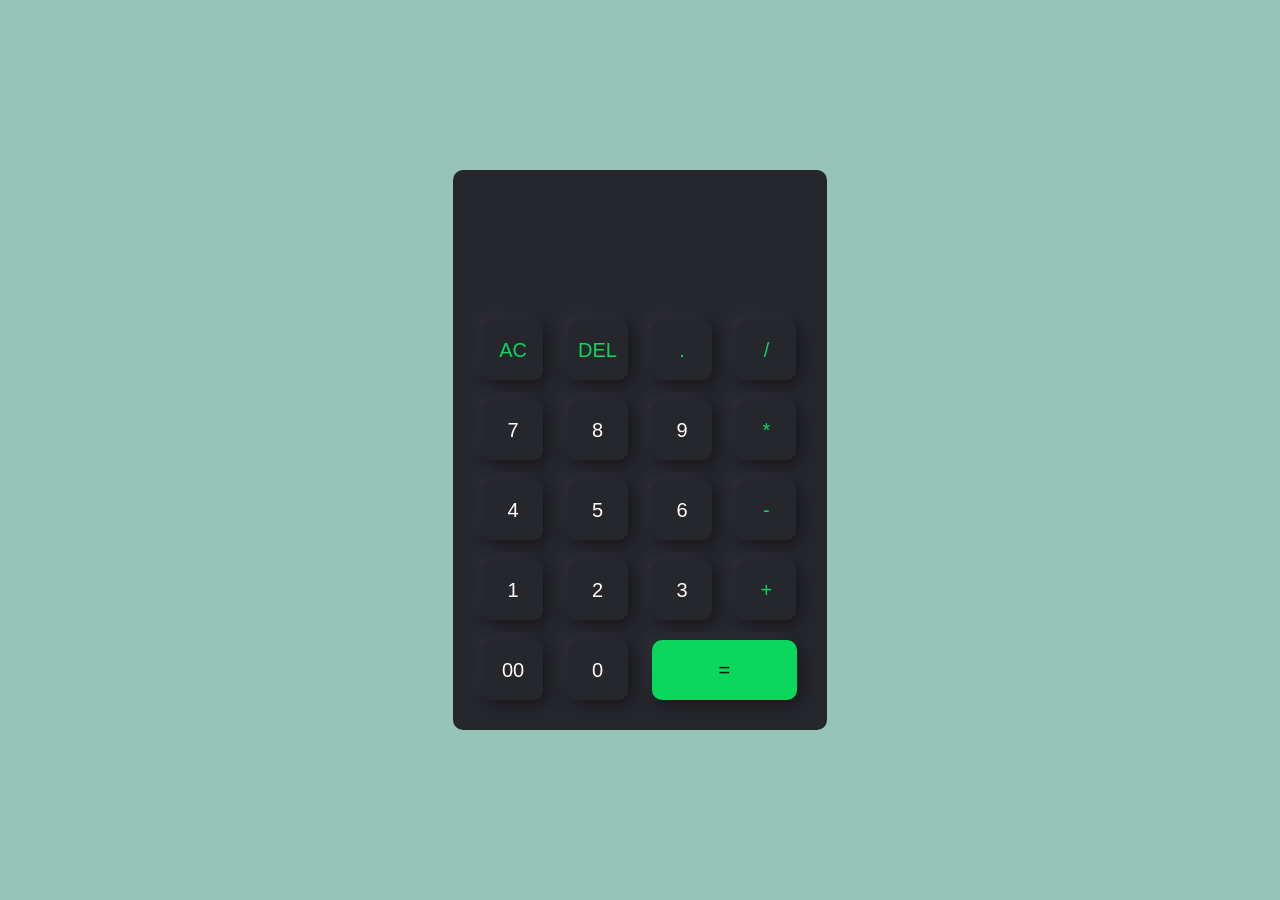
<file: calculator/index.html>
<!DOCTYPE html>
<html lang="en">
<head>
    <meta charset="UTF-8">
    <meta name="viewport" content="width=device-width, initial-scale=1.0">
    <title>Calculator</title>
    <link rel="stylesheet" href="style.css">
</head>
<body>
    <div class="container"> 
         <!-- update after years lol -->
        <div class="calculator">
            <form>
                <div class="display">
                    <input type="text" id="display">
                </div>
                <div>
                    <input type="button" value="AC" onclick="display.value = '' " class="operator">
                    <input type="button" value="DEL"
                    onclick="display.value = display.value.slice(0,-1) " class="operator">
                    <input type="button" value="." onclick="display.value += '.' " class="operator">
                    <input type="button" value="/" onclick="display.value += '/' " class="operator">
                </div>
                <div>
                    <input type="button" value="7" onclick="display.value += '7' ">
                    <input type="button" value="8" onclick="display.value += '8' ">
                    <input type="button" value="9" onclick="display.value += '9' ">
                    <input type="button" value="*" onclick="display.value += '*' " class="operator">
                </div>
                <div>
                    <input type="button" value="4" onclick="display.value += '4' ">
                    <input type="button" value="5" onclick="display.value += '5' ">
                    <input type="button" value="6" onclick="display.value += '6' ">
                    <input type="button" value="-" onclick="display.value += '-' " class="operator">
                </div>
                <div>
                    <input type="button" value="1" onclick="display.value += '1' ">
                    <input type="button" value="2" onclick="display.value += '2' ">
                    <input type="button" value="3" onclick="display.value += '3' ">
                    <input type="button" value="+"
                    onclick="display.value += ' + ' " class="operator">
                </div>
                <div>
                    <input type="button" value="00" onclick="display.value += '00' ">
                    <input type="button" value="0" onclick="display.value += '0' ">
                    <input type="button" value="=" onclick="display.value = eval(display.value)"class="equal" id="eq">
                </div>
            </form>
        </div>
    </div>
</body>
</html>
</file>
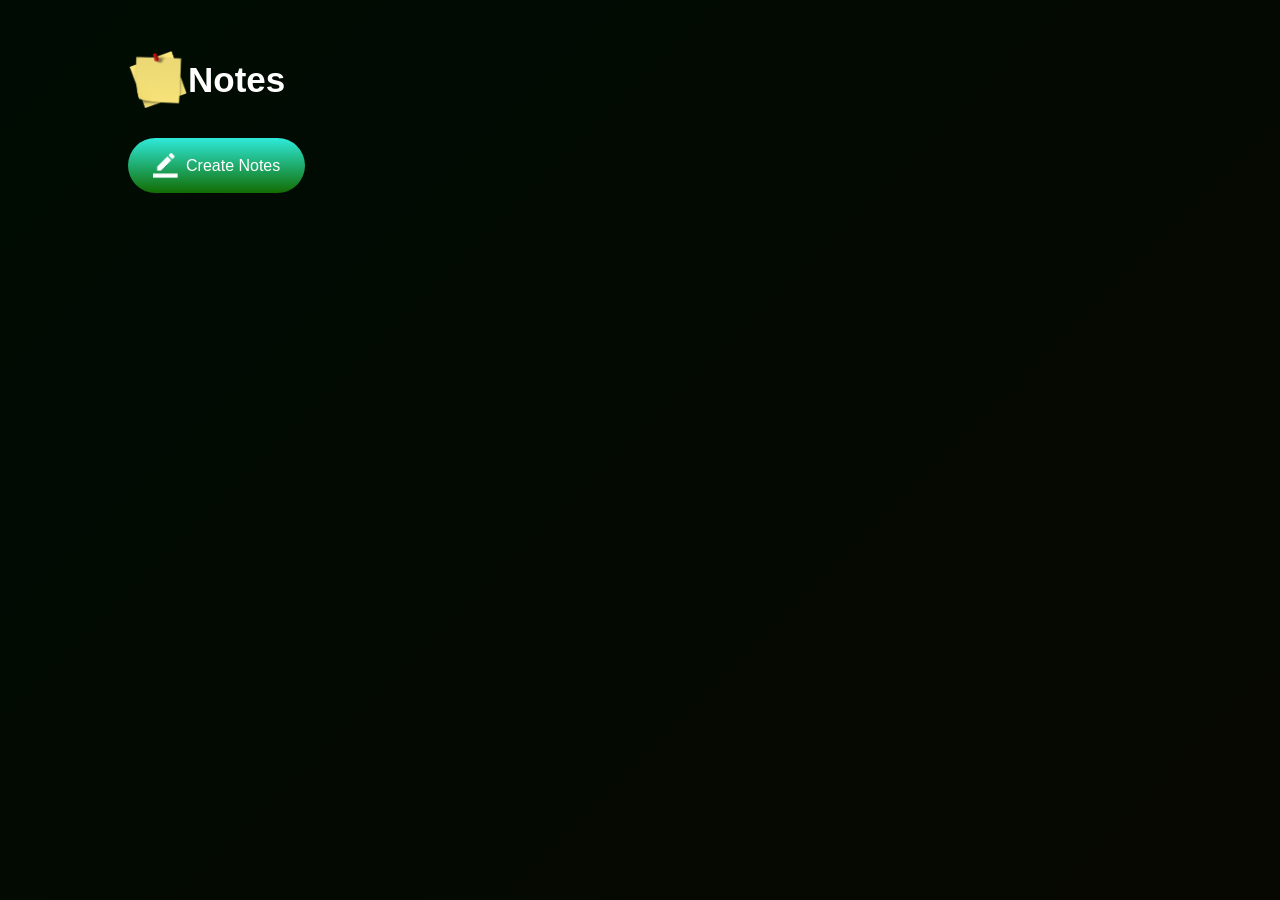
<file: NotesApp/index.html>
<!DOCTYPE html>
<html lang="en">
<head>
    <meta charset="UTF-8">
    <meta name="viewport" content="width=device-width, initial-scale=1.0">
    <title>Notes taking app</title>
    <link rel="stylesheet" href="style.css">
</head>
<body>

    <div class="container">
        <h1><img src="images/Paper_Post-it_Note_Sticker_Label_PNG-removebg-preview.png" alt="notes"> Notes</h1>
        <button class="btn">
            <img src="images/edit.png">Create Notes
        </button>
        <div class="notes-container">
            <!-- <p contenteditable="true" class="input-box">
                <img src="images/Delete_Icon-removebg-preview.png">
            </p> -->
        </div>
    </div>
<script src="script.js"></script>
</body>
</html>
</file>
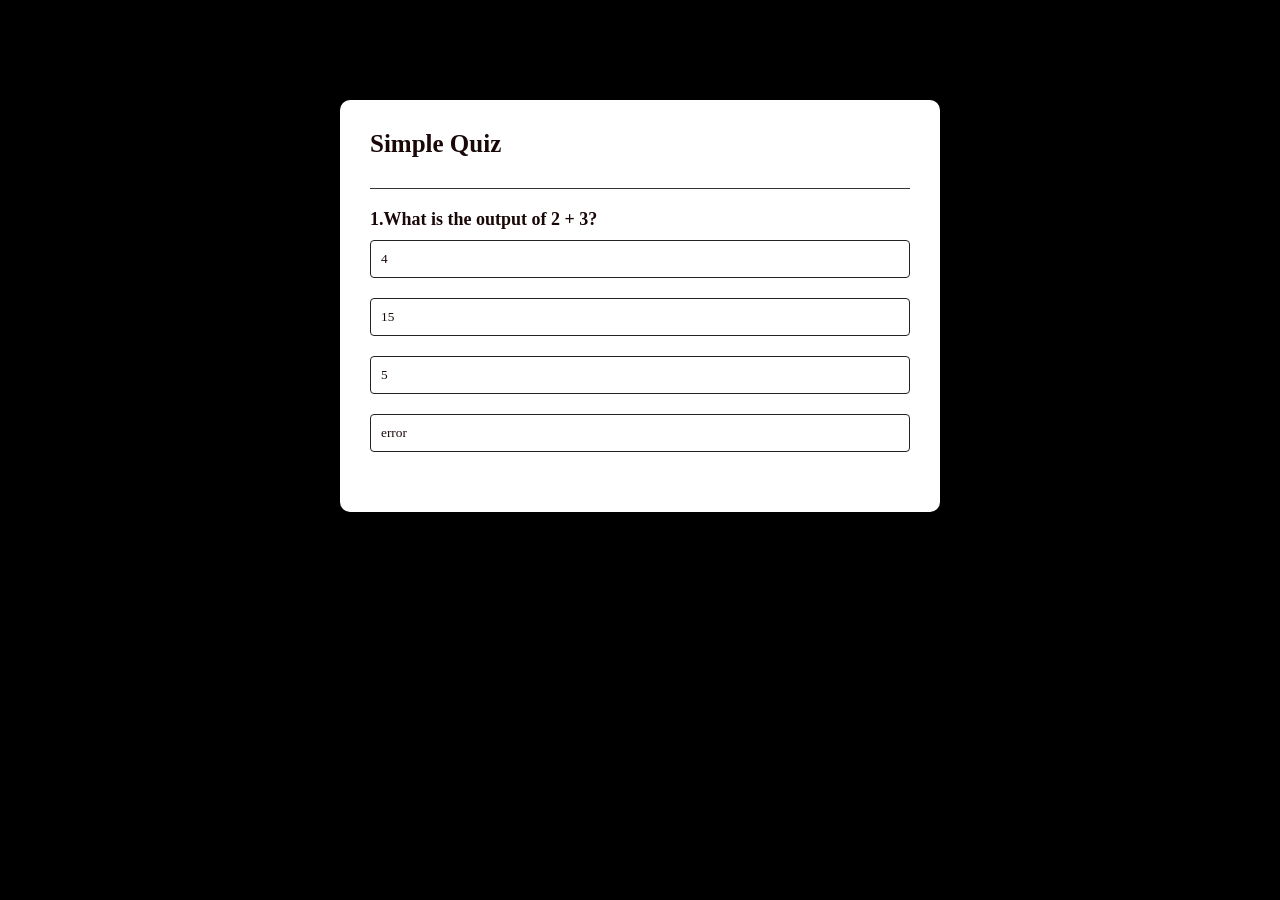
<file: QuizApp/index.html>
<!DOCTYPE html>
<html lang="en">
<head>
    <meta charset="UTF-8">
    <meta name="viewport" content="width=device-width, initial-scale=1.0">
    <title>Quiz app</title>
    <link rel="stylesheet" href="style.css">
</head>
<body>
    <div class="app">
        <h1>Simple Quiz</h1>
        <div class="quiz">
            <h2 id="question">
                Question will appear here
            </h2>
            <div id="answer-buttons">
                <button class="btn">Answer 1</button>
                <button class="btn">Answer 2</button>
                <button class="btn">Answer 3</button>
                <button class="btn">Answer 4</button>
            </div>
            <button id="next-btn">Next</button>
        </div>
    </div>
    <script src="script.js">
    </script>
</body>
</html>
</file>
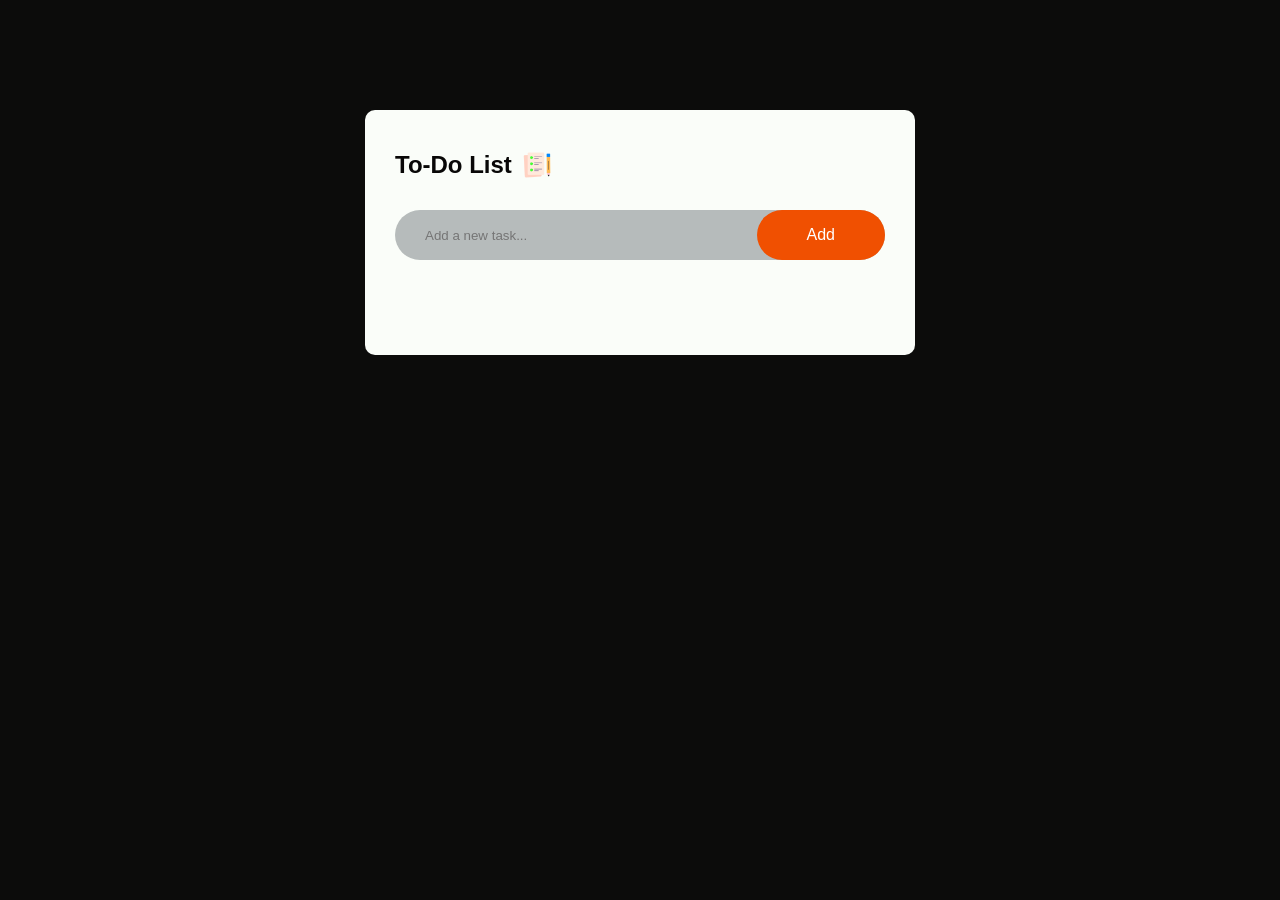
<file: ToDo-list/index.html>
<!DOCTYPE html>
<html lang="en">
<head>
    <meta charset="UTF-8">
    <meta name="viewport" content="width=device-width, initial-scale=1.0">
    <title>To Do List</title>
    <link rel="stylesheet" href="styles.css">
</head>
<body>
    
    <div class="container">
        <div class="todo-app">
            <h2>To-Do List <img src="images/icon.png" alt="Icon"></h2>
            <div class="row">
                <input type="text" id="input-box" placeholder="Add a new task...">
                <button onclick="addTask()">Add</button>
            </div>
            <ul id="list-container">
                <!-- <li class="checked">Task 1</li>
                <li>Task 2</li>
                <li>Task 3</li> -->
            </ul>
        </div>
    </div>
    <script src="script.js"></script>


</body>
</html>
</file>
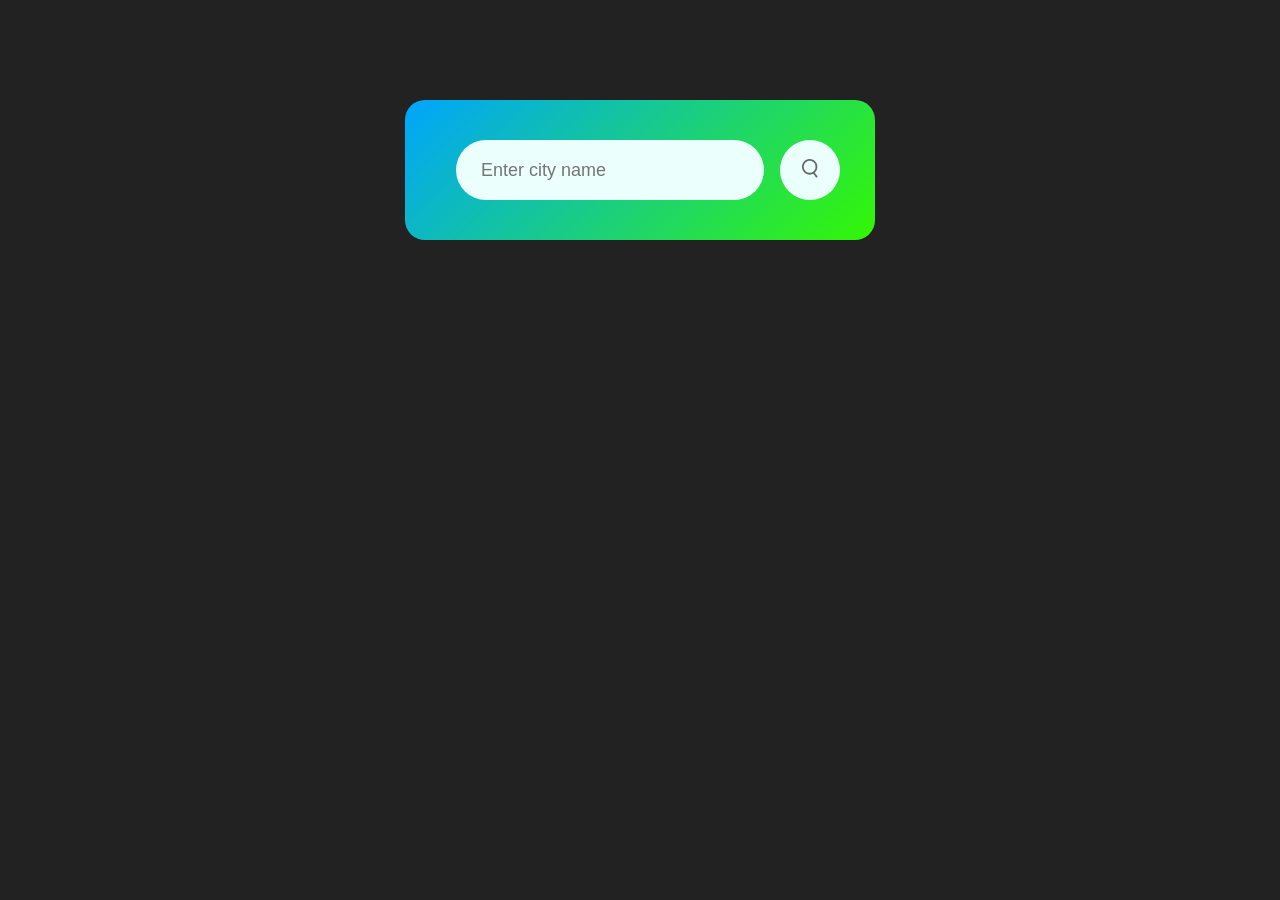
<file: weather-app/index.html>
<!DOCTYPE html>
<html lang="en">
<head>
    <meta charset="UTF-8">
    <meta name="viewport" content="width=device-width, initial-scale=1.0">
    <title>Weather app</title>
    <link rel="stylesheet" href="style.css">
</head>
<body>
        <div class="card">
            <div class="search">
                <input type="text" placeholder="Enter city name" spellcheck="false">
                <button> 
                    <img src="images/search.png">
                </button>
            </div>
            <div class="error">
                <p>City not found in data</p>
            </div>
            <div class="weather">
                <img src="images/rain.png" class="weather-icon">
                <h1 class="temp">22°C</h1>
                <h2 class="city">Bhubaneswar</h2>
                <div class="details">
                    <div class="col">
                        <img src="images/humidity.png">
                        <div class="">
                            <p class="humidity">50%</p>
                            <p>Humidity</p>
                        </div>
                    </div>
                    <div class="col">
                        <img src="images/wind.png">
                        <div class="">
                            <p class="wind">12 km/h</p>
                            <p>Wind Speed</p>
                        </div>
                    </div>
                </div>
            </div>
        </div>
        <script>

            const apiKey = "e7d0da48b0aad07feae082ea835964e1";
            const apiUrl = "https://api.openweathermap.org/data/2.5/weather?&units=metric&q=";

            const searchBox = document.querySelector(".search input");
            const searchBtn = document.querySelector(".search button");
            const weatherIcon = document.querySelector(".weather-icon");

            async function checkWeather(city) {
                const response = await fetch(apiUrl + city + `&appid=${apiKey}`);

                if(response.status ==404){
                    document.querySelector(".error").style.display = "block";
                    document.querySelector(".weather").style.display = "none";
                }
                else{
                    document.querySelector(".error").style.display = "none";
                    
                    var data = await response.json();
                   
    
                    document.querySelector(".city").innerHTML = data.name;
                    document.querySelector(".temp").innerHTML = Math.round(data.main.temp) + "°C";
                    document.querySelector(".humidity").innerHTML = data.main.humidity + "%";
                    document.querySelector(".wind").innerHTML = data.wind.speed + " km/h";
    
                    if(data.weather[0].main == "Clouds") {
                        document.querySelector(".weather-icon").src = "images/clouds.png";
                    }
                    else if(data.weather[0].main == "Clear") {
                        document.querySelector(".weather-icon").src = "images/clear.png";
                    }
                    else if(data.weather[0].main == "Rain") {
                        document.querySelector(".weather-icon").src = "images/rain.png";
                    }
                    else if(data.weather[0].main == "Drizzle") {
                        document.querySelector(".weather-icon").src = "images/drizzle.png";
                    }
                    else if(data.weather[0].main == "Mist") {
                        document.querySelector(".weather-icon").src = "images/mist.png";
                    }
    
                    document.querySelector(".weather").style.display = "block";
                    document.querySelector(".error").style.display = "none";
                }
             }


            searchBtn.addEventListener("click", () => {
                checkWeather(searchBox.value);
            });


        </script>


</body>
</html>
</file>
<file: calculator/style.css>
*{
    margin: 0;
    padding: 0;
    font-family: 'Poppins', sans-serif;
    box-sizing: border-box;
}

.container{
    width: 100%;
    height: 100vh;
    background: #96c4b9;
    display: flex;
    align-items: center;
    justify-content: center;
}
.calculator{
    padding: 20px;
    background: #26272d;
    border-radius: 10px;

}
.calculator form input{
    border: none;
    outline: 0;
    height: 60px;
    width: 60px;
    border-radius: 10px;
    -webkit-border-radius: 10px;
    -moz-border-radius: 10px;
    -ms-border-radius: 10px;
    -o-border-radius: 10px;
    box-shadow: -8px -8px 16px rgba(255, 255, 255, 0.037),5px 5px 15px rgba(0, 0, 0, 0.39);
    background: transparent;
    font-size: 20px;
    color: #fff;
    cursor: pointer;
    margin: 10px;
}
form .display{
    display:flex;
    justify-content:flex-end;
    margin: 20px 0;
}
form .display input{
    text-align: right;
    font-size: 45px;
    flex: 1;
    box-shadow: none;
}
form input.equal{
    width:145px;

}
form input.operator{
    color:#0bd75c;
}
#eq{
    color:#021208;
    background: #0bd75c;
}
</file>
<file: NotesApp/style.css>
*{
    margin: 0;
    padding: 0;
    font-family:Arial, Helvetica, sans-serif;
    box-sizing: border-box;
}
.container{
    width: 100%;
    min-height: 100vh;
    background: linear-gradient(135deg,rgb(0, 12, 3),#070801);
    color: #fff;
     padding-top: 4%;
     padding-left: 10%;
}
.container h1{
    display: flex;
    align-items: center;
    font-size: 35px;
    font-weight: 600;

}
.container h1 img{
    width: 60px;
}
.container button img{
    width: 25px;
    margin-right: 8px;
}
.container button{
    display: flex;
    align-items: center;
    background: linear-gradient(#2eeada,#126d02);
    color: #fff;
    font-size: 16px;
    outline: 0;
    border: 0;
    border-radius: 40px;
    -webkit-border-radius: 40px;
    -moz-border-radius: 40px;
    -ms-border-radius: 40px;
    -o-border-radius: 40px;
    padding: 15px 25px;
    margin: 30px 0 20px;
}
.input-box{
    position: relative;
    width: 100%;
    max-width: 500px;
    min-height: 150px;
    background: #fff;
    color: #333;
    padding: 20px;
    margin: 20px 0;
    outline: none;
    border-radius: 10px;
    -webkit-border-radius: 10px;
    -moz-border-radius: 10px;
    -ms-border-radius: 10px;
    -o-border-radius: 10px;
}
.input-box img{
    width: 25px;
    position:absolute;
    bottom: 15px;
    right: 15px;
    cursor: pointer;
}
</file>
<file: QuizApp/style.css>
*{
    margin: 0;
    padding: 0;
    font-family: Georgia, 'Times New Roman', Times, serif;
    box-sizing: border-box;

}
body{
    background-color: black;
}
.app{
    background: #fff;
    width: 90%;
    max-width: 600px;
    margin: 100px auto 0;
    border-radius: 10px;
    -webkit-border-radius: 10px;
    -moz-border-radius: 10px;
    -ms-border-radius: 10px;
    -o-border-radius: 10px;
    padding: 30px;
}
.app h1{
    font-size: 25px;
    color: #1a0808;
    font-weight: 600;
    border-bottom: 1px solid #333;
    padding-bottom: 30px;
}
.quiz{
    padding: 20px 0px;
}
.quiz h2{
    font-size: 18px;
    color:#1a0808;
    font-weight: 600;
}
.btn{
    background: #fff;
    color: #1a0808;
    font-weight: 500;
    width: 100%;
    border: 1px solid #222;
    padding: 10px;
    margin: 10px 0;
    text-align: left;
    border-radius: 4px;
    -webkit-border-radius: 4px;
    -moz-border-radius: 4px;
    -ms-border-radius: 4px;
    -o-border-radius: 4px;
    cursor: pointer;
}
.btn:hover:not([disabled]){
    background: #222;
    color:#fff;
}
.btn:disabled{
    cursor:no-drop;
}
#next-btn{
    background-color: #1a0808;
    color:#fff;
    font-weight: 500;
    width: 150px;
    border: 0;
    padding:10px;
    margin:20px auto 0;
    border-radius: 4px;
    -webkit-border-radius: 4px;
    -moz-border-radius: 4px;
    -ms-border-radius: 4px;
    -o-border-radius: 4px;
    cursor: pointer;
    display: none;
}
.correct{
    background: rgb(58, 210, 58);
}
.incorrect{
    background: rgb(238, 117, 117);
}
</file>
<file: ToDo-list/styles.css>
*{
    margin: 0;
    padding: 0;
    font-family: 'Poppins', sans-serif;
    box-sizing: border-box;
}
.container{
    width: 100%;
    height: 100vh;
    background:rgb(12, 12, 11);
    padding:10px;
}
.todo-app{
    width: 100%;
    max-width: 550px;
    background: #fafdf9;
    margin:100px auto 20px;
    padding: 40px 30px 70px;
    border-radius: 10px;
}
.todo-app h2{
    display: flex;
    align-items: center;
    color: #080707;
    margin-bottom: 30px;
}
.todo-app h2 img{
    width: 30px;
    margin-left: 10px;
}
.row{
    display: flex;
    align-items: center;
    justify-content: space-between;
    background: #a4aaaac9;
    border-radius: 30px;
    -webkit-border-radius: 30px;
    -moz-border-radius: 30px;
    -ms-border-radius: 30px;
    -o-border-radius: 30px;
    padding-left: 30px;
    margin-bottom: 25px;
}
input{
    flex: 1;
    border: none;
    outline: none;
    background: transparent;
    padding: 10px 0;
}
button{
    border: none;
    outline: none;
    padding:16px 50px;
    background: #f05001;
    color: #fff;
    font-size: 16px;
    cursor: pointer;
    border-radius: 40px;
    -webkit-border-radius: 40px;
    -moz-border-radius: 40px;
    -ms-border-radius: 40px;
    -o-border-radius: 40px;
}
ul li{
    list-style: none;
    font-size: 18px;
    padding: 12px 8px 12px 50px;
    user-select: none;
    cursor: pointer;
    position: relative;    
}
ul li::before{
    content:'';
    position: absolute;
    height: 28px;
    width: 28px;
    border-radius:50%;
    -webkit-border-radius:50%;
    -moz-border-radius:50%;
    -ms-border-radius:50%;
    -o-border-radius:50%;
    -webkit-border-radius:50%;
    background-image:url(images/unchecked.png);
    background-size: cover;
    background-position: center;
    top:12px;
    left: 10px;
}
ul li.checked{
    color:rgb(192, 94, 9);
    text-decoration: line-through;
}
ul li.checked::before{
    background-image:url(images/checked.png);
}
ul li span{
    position: absolute;
    right: 0px;
    top: 5px;
    width: 40px;
    height: 40px;
    font-size: 22px;
    color: #fa8201;
    cursor: pointer;
    line-height: 40px;
    text-align: center;
}
ul li span:hover{
    background: #d6ccc695;
    border-radius: 50%;
}
</file>
<file: weather-app/style.css>
*{
    margin: 0;
    padding: 0;
    box-sizing: border-box;
    font-family:'Trebuchet MS', 'Lucida Sans Unicode', 'Lucida Grande', 'Lucida Sans', Arial, sans-serif;
}
body{
    background:#222;
}
.card{
    width:90%;
    max-width:470px;
    background:linear-gradient(135deg, #00a5fe, #34f703);
    color:#fff;
    margin:100px auto 0;
    border-radius:20px;
    -webkit-border-radius:20px;
    -moz-border-radius:20px;
    -ms-border-radius:20px;
    -o-border-radius:20px;
    padding:40px 35px;
    text-align:center;
}
.search{
    width:100%;
    display:flex;
    align-items:center;
    justify-content:space-between;
}
.search input{
    border:0;
    outline:0;
    background: #ebfffc;
    color:#555;
    padding:10px 25px;
    height:60px;
    border-radius:30px;
    flex:1;
    margin:0 16px;
    font-size:18px;
}
.search button{
    width:60px;
    height:60px;
    border:0;
    outline:0;
    background:#ebfffc;
    color:#555;
    border-radius:50%;
    cursor:pointer;
}
.search button img{
    width: 16px;
}
.weather-icon{
    width: 170px;
    margin:30px 0;
}
.weather h1{
    font-size: 80px;
    font-weight: 500;
}
.weather h2{
    font-size: 45px;
    font-weight: 400;
    margin:-10px 0;
}
.details{
    display:flex;
    align-items:center;
    justify-content:space-between;
    margin:50px 0 0;
    padding:0 20px;

}
.col{
    display:flex;
    align-items:center;
    text-align:left;
}
.col img{
    width: 40px;
    margin-right: 10px;
}
.humidity, .wind{
    font-size: 28px;
    margin-top: -6px;
}
.weather{
    display:none;
}
.error{
    text-align:left;
    margin: 10px 0 0;
    font-size: 15px;
    margin-top: 10px;
    display:none;
}
</file>
